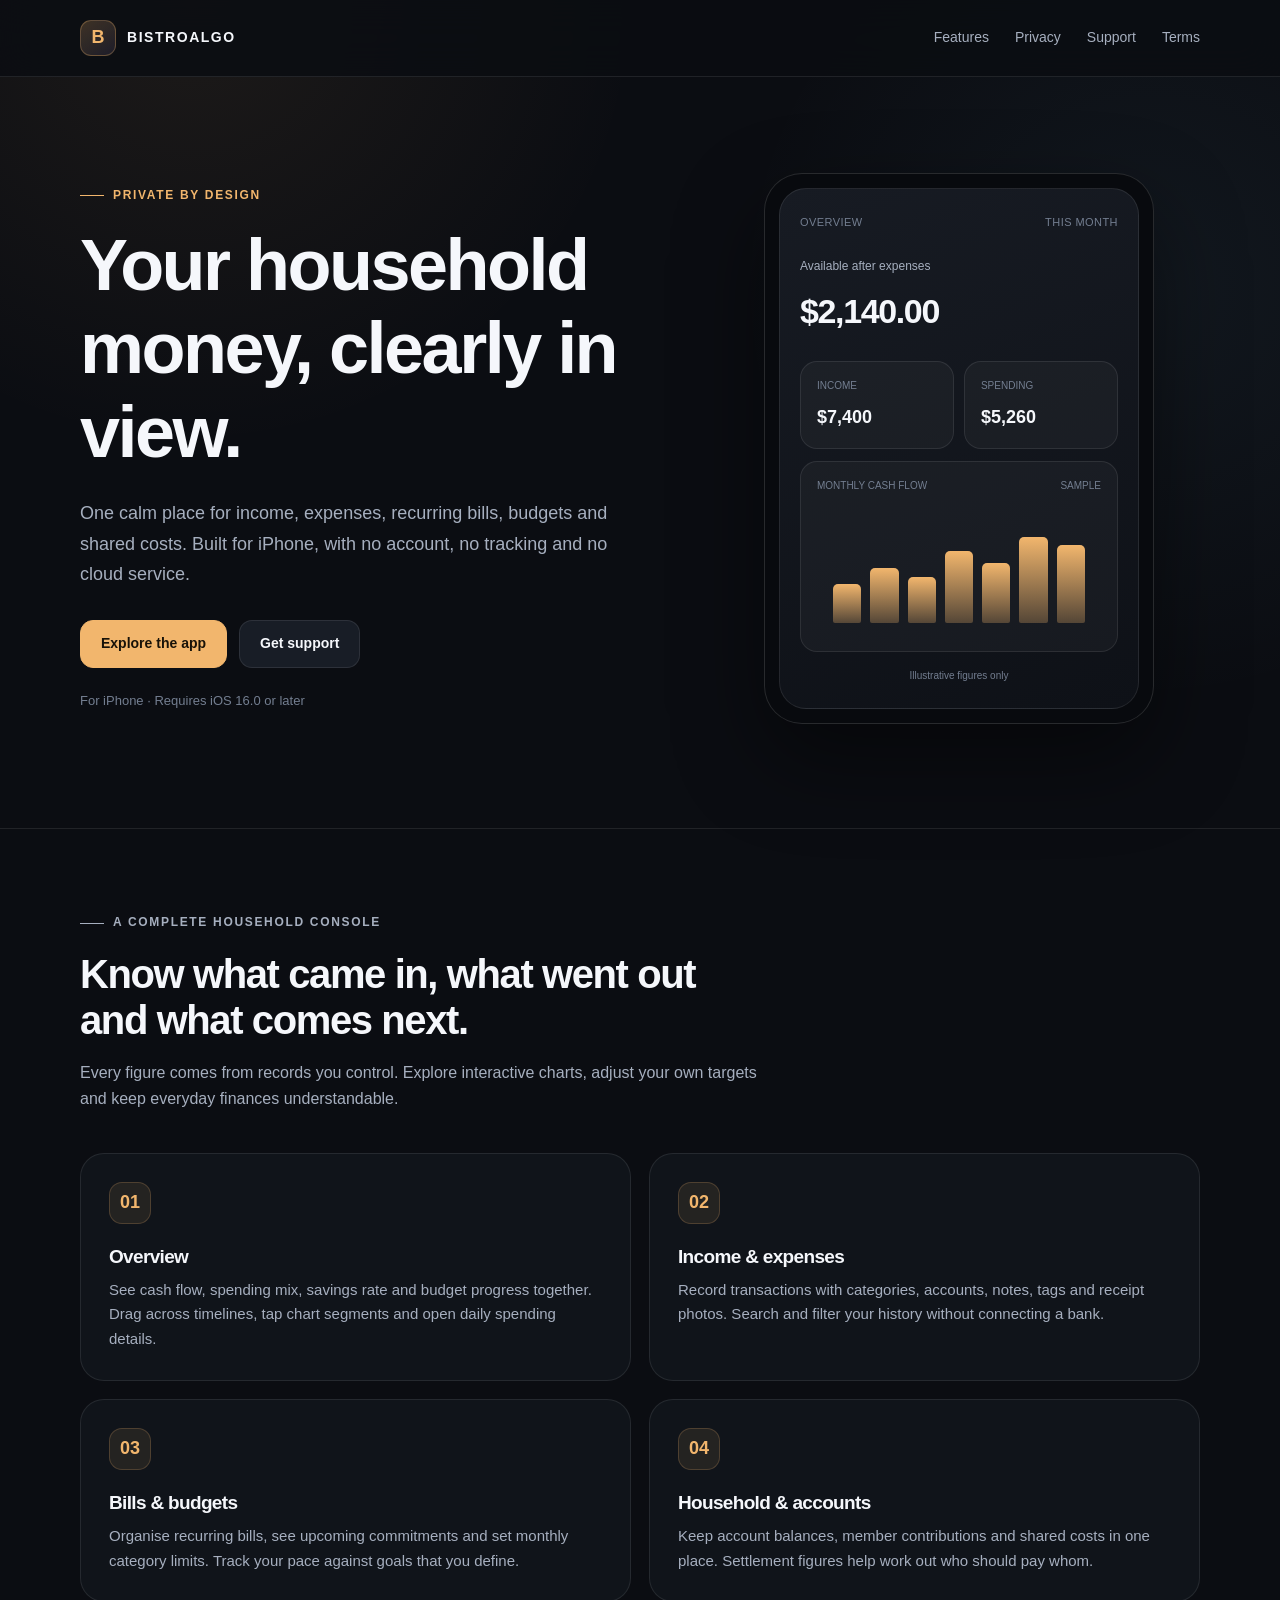
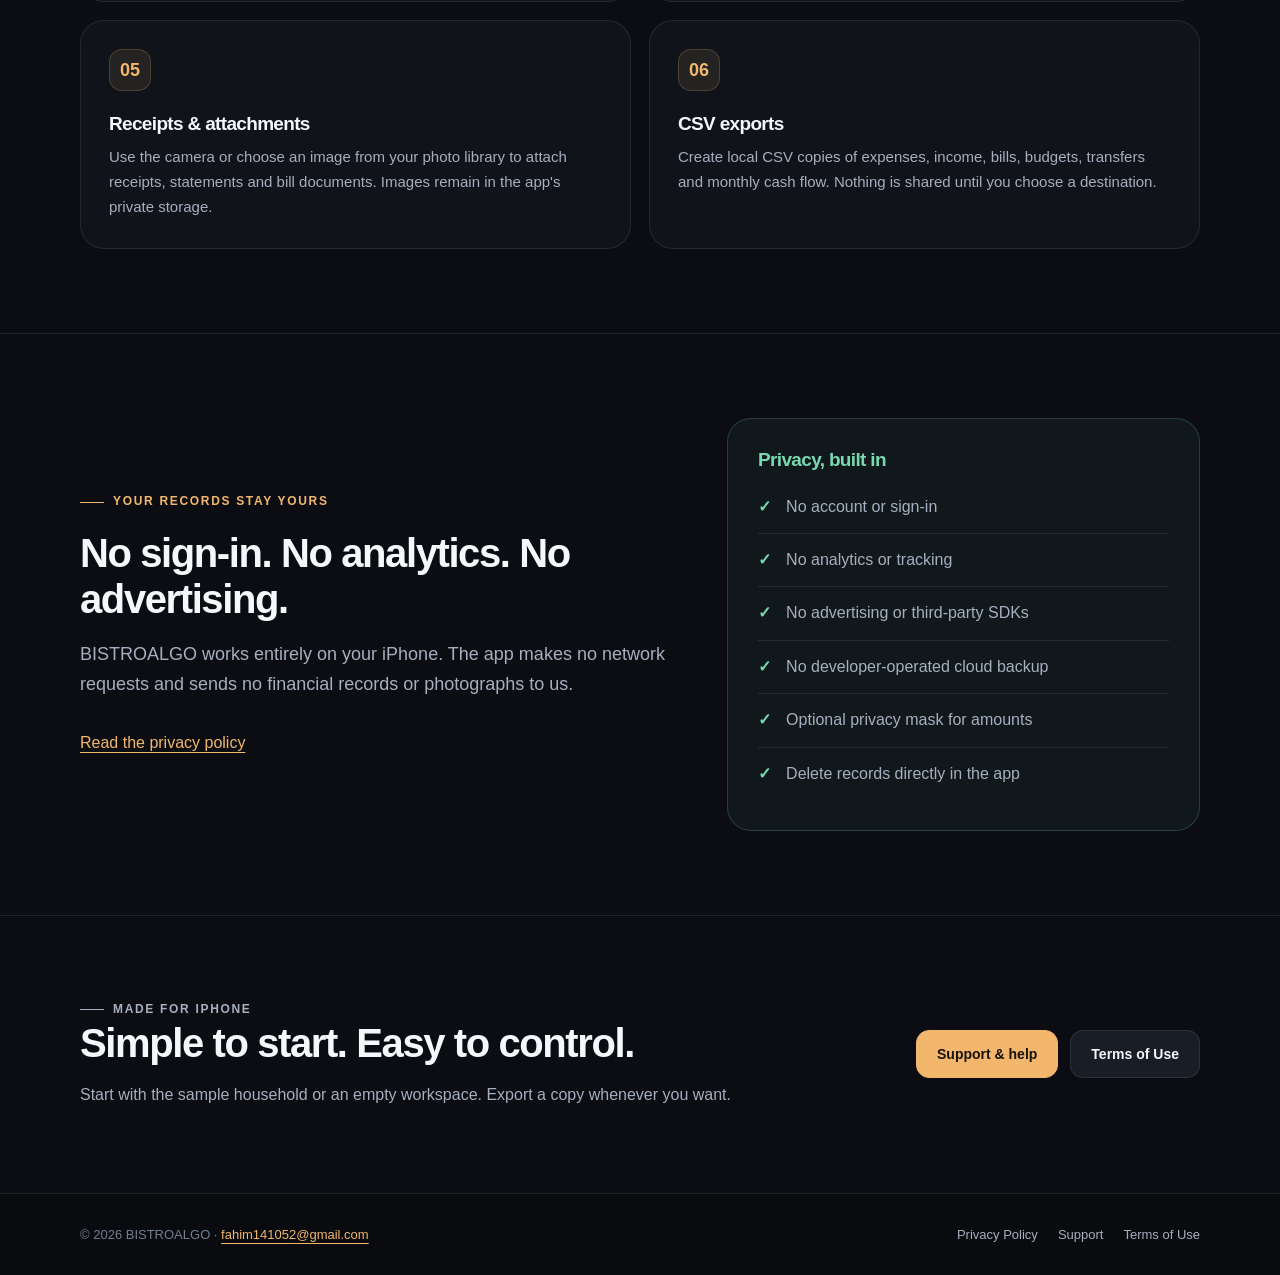
<file: index.html>
<!doctype html>
<html lang="en">
<head>
  <meta charset="utf-8">
  <meta name="viewport" content="width=device-width, initial-scale=1">
  <meta name="theme-color" content="#0b0d12">
  <meta name="description" content="BISTROALGO is a private household cash flow console for iPhone. Track income, expenses, bills, budgets and shared costs without an account or cloud service.">
  <title>BISTROALGO — Household Cash Flow Console</title>
  <link rel="stylesheet" href="styles.css">
</head>
<body>
  <a class="skip-link" href="#main">Skip to content</a>
  <header class="site-header">
    <div class="container header-inner">
      <a class="brand" href="index.html" aria-label="BISTROALGO home" aria-current="page">
        <span class="brand-mark" aria-hidden="true">B</span>
        BISTROALGO
      </a>
      <nav class="site-nav" aria-label="Main navigation">
        <a href="#features">Features</a>
        <a class="nav-optional" href="privacy.html">Privacy</a>
        <a href="support.html">Support</a>
        <a class="nav-optional" href="terms.html">Terms</a>
      </nav>
    </div>
  </header>

  <main id="main">
    <div class="container">
      <section class="hero">
        <div class="hero-copy">
          <p class="eyebrow">Private by design</p>
          <h1>Your household money, clearly in view.</h1>
          <p class="lead">One calm place for income, expenses, recurring bills, budgets and shared costs. Built for iPhone, with no account, no tracking and no cloud service.</p>
          <div class="button-row">
            <a class="button button-primary" href="#features">Explore the app</a>
            <a class="button" href="support.html">Get support</a>
          </div>
          <p class="hero-note">For iPhone · Requires iOS 16.0 or later</p>
        </div>

        <div class="phone" aria-label="Illustration of a BISTROALGO household cash flow dashboard">
          <div class="phone-screen">
            <div class="mock-topline"><span>OVERVIEW</span><span>THIS MONTH</span></div>
            <div class="mock-caption">Available after expenses</div>
            <div class="mock-value">$2,140.00</div>
            <div class="mock-grid">
              <div class="mock-card"><small>INCOME</small><strong>$7,400</strong></div>
              <div class="mock-card"><small>SPENDING</small><strong>$5,260</strong></div>
            </div>
            <div class="mock-card">
              <div class="mock-row mock-label"><small>MONTHLY CASH FLOW</small><small>SAMPLE</small></div>
              <div class="mock-chart" aria-hidden="true">
                <span class="mock-bar" style="height: 38%"></span>
                <span class="mock-bar" style="height: 54%"></span>
                <span class="mock-bar" style="height: 45%"></span>
                <span class="mock-bar" style="height: 70%"></span>
                <span class="mock-bar" style="height: 59%"></span>
                <span class="mock-bar" style="height: 84%"></span>
                <span class="mock-bar" style="height: 76%"></span>
              </div>
            </div>
            <div class="mock-foot">Illustrative figures only</div>
          </div>
        </div>
      </section>
    </div>

    <section class="section" id="features">
      <div class="container">
        <div class="section-heading">
          <p class="eyebrow">A complete household console</p>
          <h2>Know what came in, what went out and what comes next.</h2>
          <p>Every figure comes from records you control. Explore interactive charts, adjust your own targets and keep everyday finances understandable.</p>
        </div>
        <div class="card-grid">
          <article class="card">
            <div class="icon" aria-hidden="true">01</div>
            <h3>Overview</h3>
            <p>See cash flow, spending mix, savings rate and budget progress together. Drag across timelines, tap chart segments and open daily spending details.</p>
          </article>
          <article class="card">
            <div class="icon" aria-hidden="true">02</div>
            <h3>Income &amp; expenses</h3>
            <p>Record transactions with categories, accounts, notes, tags and receipt photos. Search and filter your history without connecting a bank.</p>
          </article>
          <article class="card">
            <div class="icon" aria-hidden="true">03</div>
            <h3>Bills &amp; budgets</h3>
            <p>Organise recurring bills, see upcoming commitments and set monthly category limits. Track your pace against goals that you define.</p>
          </article>
          <article class="card">
            <div class="icon" aria-hidden="true">04</div>
            <h3>Household &amp; accounts</h3>
            <p>Keep account balances, member contributions and shared costs in one place. Settlement figures help work out who should pay whom.</p>
          </article>
          <article class="card">
            <div class="icon" aria-hidden="true">05</div>
            <h3>Receipts &amp; attachments</h3>
            <p>Use the camera or choose an image from your photo library to attach receipts, statements and bill documents. Images remain in the app's private storage.</p>
          </article>
          <article class="card">
            <div class="icon" aria-hidden="true">06</div>
            <h3>CSV exports</h3>
            <p>Create local CSV copies of expenses, income, bills, budgets, transfers and monthly cash flow. Nothing is shared until you choose a destination.</p>
          </article>
        </div>
      </div>
    </section>

    <section class="section" id="privacy">
      <div class="container privacy-panel">
        <div>
          <p class="eyebrow">Your records stay yours</p>
          <h2>No sign-in. No analytics. No advertising.</h2>
          <p class="lead">BISTROALGO works entirely on your iPhone. The app makes no network requests and sends no financial records or photographs to us.</p>
          <a href="privacy.html">Read the privacy policy</a>
        </div>
        <div class="callout">
          <h3>Privacy, built in</h3>
          <ul class="privacy-list">
            <li>No account or sign-in</li>
            <li>No analytics or tracking</li>
            <li>No advertising or third-party SDKs</li>
            <li>No developer-operated cloud backup</li>
            <li>Optional privacy mask for amounts</li>
            <li>Delete records directly in the app</li>
          </ul>
        </div>
      </div>
    </section>

    <section class="section">
      <div class="container compatibility">
        <div>
          <p class="eyebrow">Made for iPhone</p>
          <h2>Simple to start. Easy to control.</h2>
          <p>Start with the sample household or an empty workspace. Export a copy whenever you want.</p>
        </div>
        <div class="button-row">
          <a class="button button-primary" href="support.html">Support &amp; help</a>
          <a class="button" href="terms.html">Terms of Use</a>
        </div>
      </div>
    </section>
  </main>

  <footer class="site-footer">
    <div class="container footer-inner">
      <p>© 2026 BISTROALGO · <a href="mailto:fahim141052@gmail.com">fahim141052@gmail.com</a></p>
      <nav class="footer-links" aria-label="Legal and support">
        <a href="privacy.html">Privacy Policy</a>
        <a href="support.html">Support</a>
        <a href="terms.html">Terms of Use</a>
      </nav>
    </div>
  </footer>
</body>
</html>
</file>
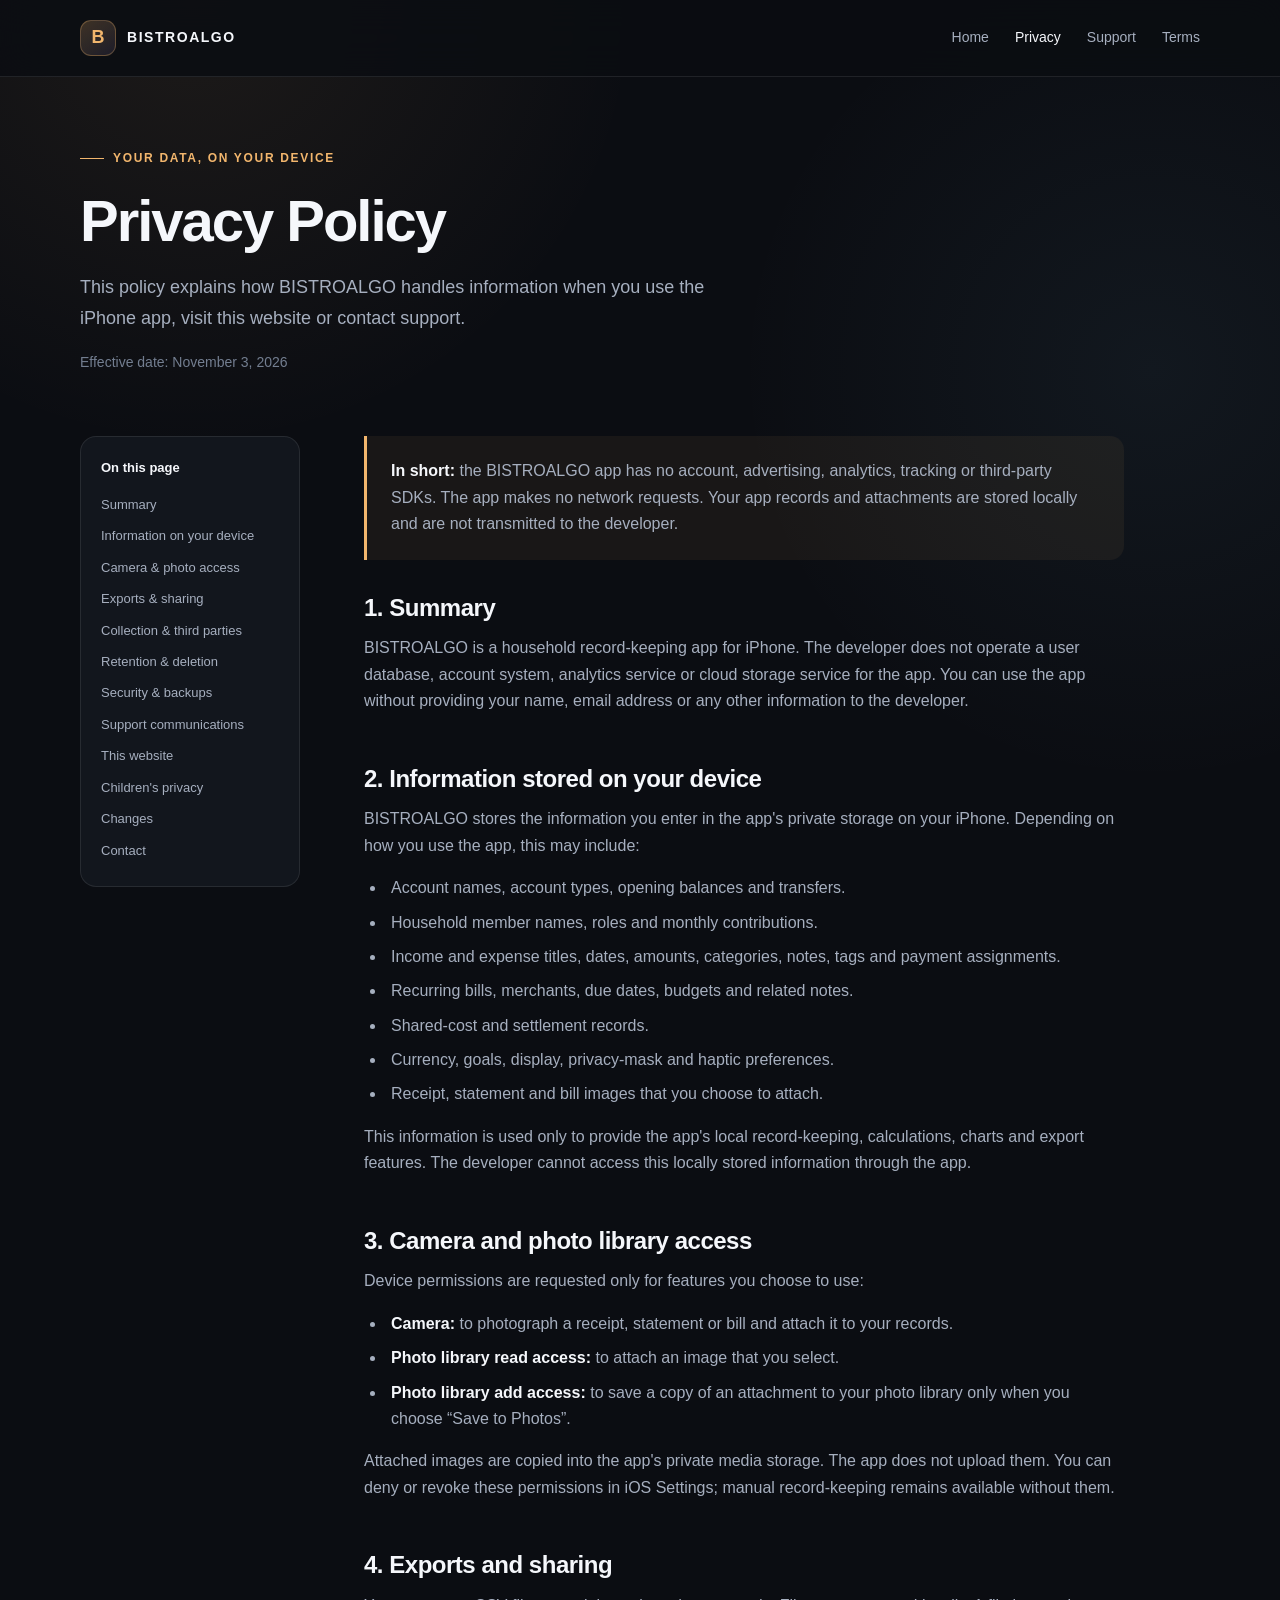
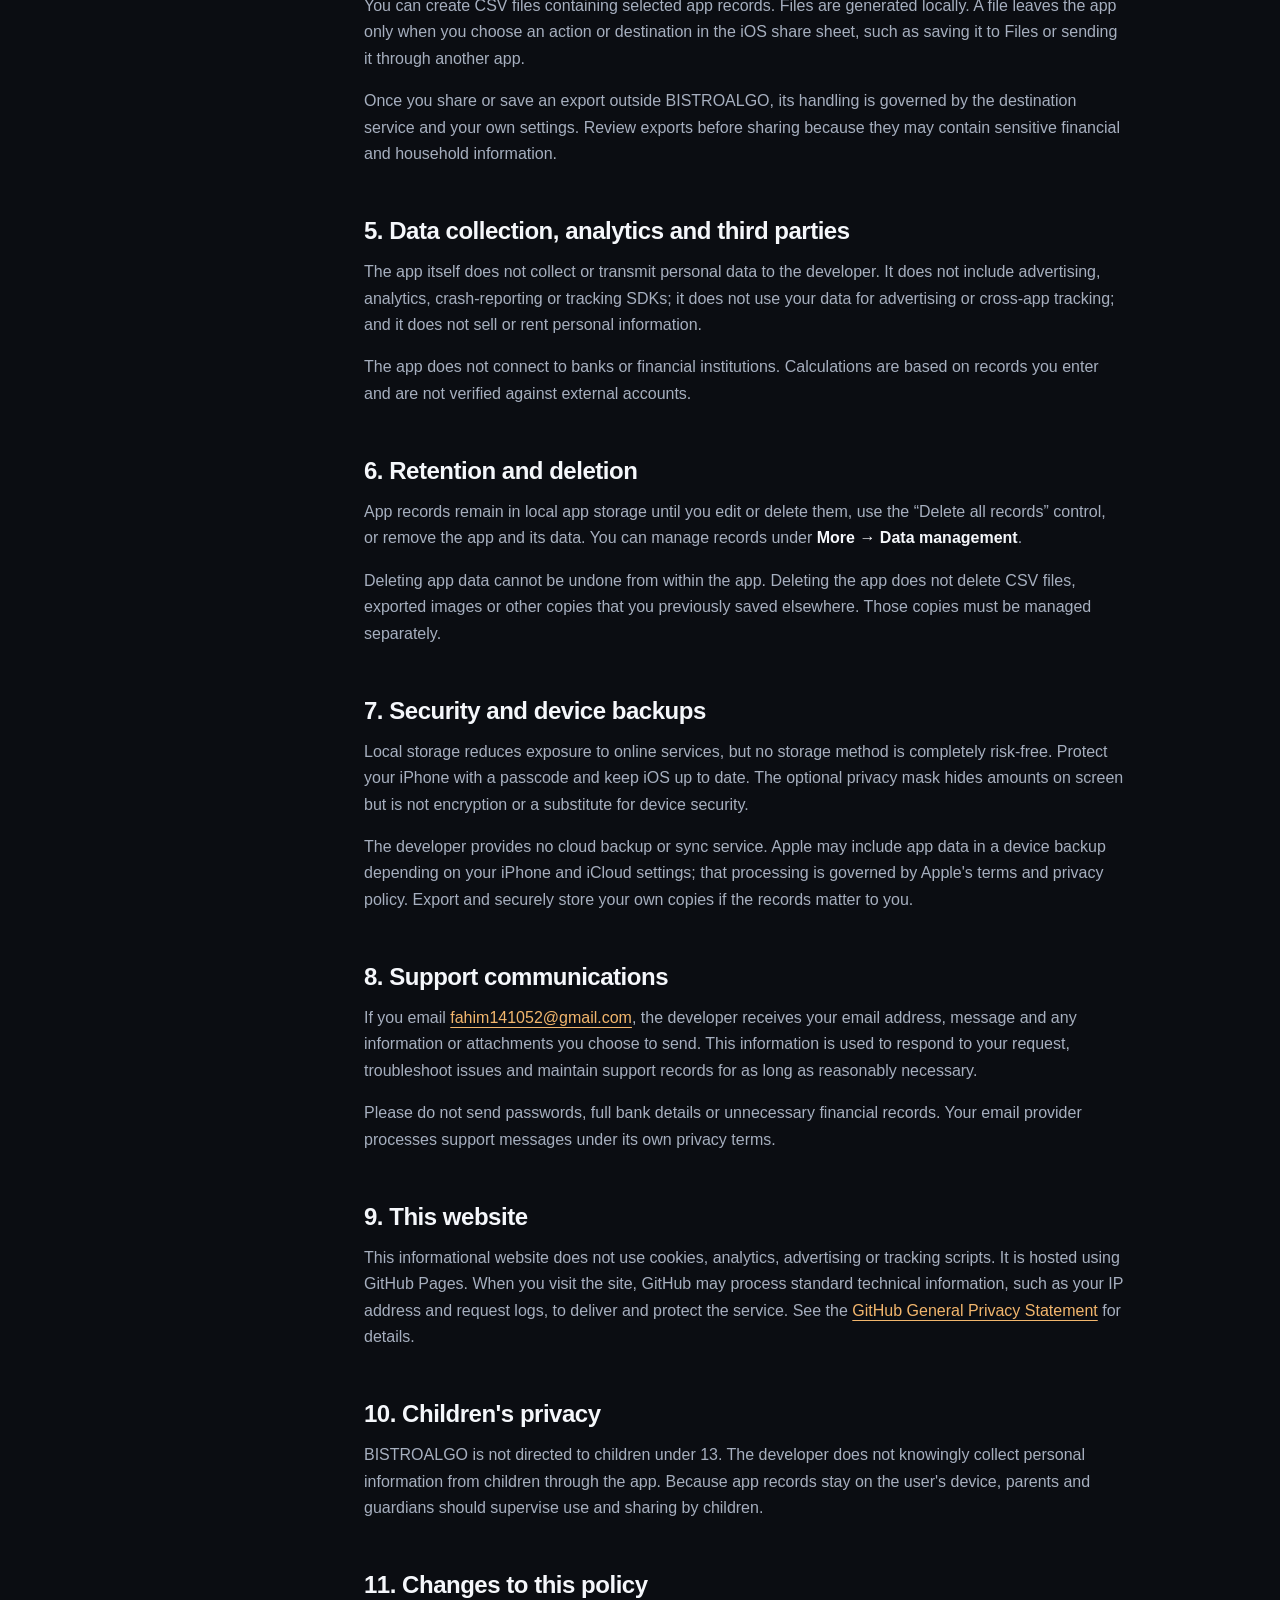
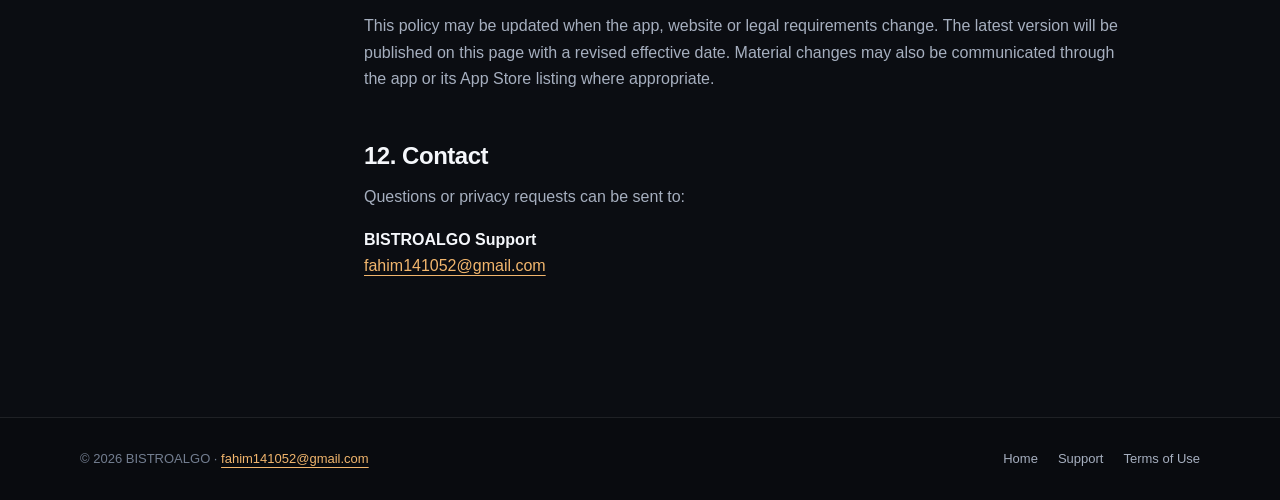
<file: privacy.html>
<!doctype html>
<html lang="en">
<head>
  <meta charset="utf-8">
  <meta name="viewport" content="width=device-width, initial-scale=1">
  <meta name="theme-color" content="#0b0d12">
  <meta name="description" content="Privacy Policy for BISTROALGO, a private on-device household cash flow app for iPhone.">
  <title>Privacy Policy — BISTROALGO</title>
  <link rel="stylesheet" href="styles.css">
</head>
<body>
  <a class="skip-link" href="#main">Skip to content</a>
  <header class="site-header">
    <div class="container header-inner">
      <a class="brand" href="index.html" aria-label="BISTROALGO home"><span class="brand-mark" aria-hidden="true">B</span>BISTROALGO</a>
      <nav class="site-nav" aria-label="Main navigation">
        <a href="index.html">Home</a>
        <a href="privacy.html" aria-current="page">Privacy</a>
        <a href="support.html">Support</a>
        <a class="nav-optional" href="terms.html">Terms</a>
      </nav>
    </div>
  </header>

  <main id="main" class="container">
    <header class="page-header">
      <p class="eyebrow">Your data, on your device</p>
      <h1>Privacy Policy</h1>
      <p class="lead">This policy explains how BISTROALGO handles information when you use the iPhone app, visit this website or contact support.</p>
      <p class="effective-date">Effective date: November 3, 2026</p>
    </header>

    <div class="legal-layout">
      <aside class="toc">
        <strong>On this page</strong>
        <nav aria-label="Privacy policy sections">
          <a href="#summary">Summary</a>
          <a href="#local-data">Information on your device</a>
          <a href="#permissions">Camera &amp; photo access</a>
          <a href="#exports">Exports &amp; sharing</a>
          <a href="#collection">Collection &amp; third parties</a>
          <a href="#retention">Retention &amp; deletion</a>
          <a href="#security">Security &amp; backups</a>
          <a href="#support-data">Support communications</a>
          <a href="#website">This website</a>
          <a href="#children">Children's privacy</a>
          <a href="#changes">Changes</a>
          <a href="#contact">Contact</a>
        </nav>
      </aside>

      <article class="legal-content">
        <div class="notice">
          <p><strong>In short:</strong> the BISTROALGO app has no account, advertising, analytics, tracking or third-party SDKs. The app makes no network requests. Your app records and attachments are stored locally and are not transmitted to the developer.</p>
        </div>

        <section id="summary">
          <h2>1. Summary</h2>
          <p>BISTROALGO is a household record-keeping app for iPhone. The developer does not operate a user database, account system, analytics service or cloud storage service for the app. You can use the app without providing your name, email address or any other information to the developer.</p>
        </section>

        <section id="local-data">
          <h2>2. Information stored on your device</h2>
          <p>BISTROALGO stores the information you enter in the app's private storage on your iPhone. Depending on how you use the app, this may include:</p>
          <ul>
            <li>Account names, account types, opening balances and transfers.</li>
            <li>Household member names, roles and monthly contributions.</li>
            <li>Income and expense titles, dates, amounts, categories, notes, tags and payment assignments.</li>
            <li>Recurring bills, merchants, due dates, budgets and related notes.</li>
            <li>Shared-cost and settlement records.</li>
            <li>Currency, goals, display, privacy-mask and haptic preferences.</li>
            <li>Receipt, statement and bill images that you choose to attach.</li>
          </ul>
          <p>This information is used only to provide the app's local record-keeping, calculations, charts and export features. The developer cannot access this locally stored information through the app.</p>
        </section>

        <section id="permissions">
          <h2>3. Camera and photo library access</h2>
          <p>Device permissions are requested only for features you choose to use:</p>
          <ul>
            <li><strong>Camera:</strong> to photograph a receipt, statement or bill and attach it to your records.</li>
            <li><strong>Photo library read access:</strong> to attach an image that you select.</li>
            <li><strong>Photo library add access:</strong> to save a copy of an attachment to your photo library only when you choose “Save to Photos”.</li>
          </ul>
          <p>Attached images are copied into the app's private media storage. The app does not upload them. You can deny or revoke these permissions in iOS Settings; manual record-keeping remains available without them.</p>
        </section>

        <section id="exports">
          <h2>4. Exports and sharing</h2>
          <p>You can create CSV files containing selected app records. Files are generated locally. A file leaves the app only when you choose an action or destination in the iOS share sheet, such as saving it to Files or sending it through another app.</p>
          <p>Once you share or save an export outside BISTROALGO, its handling is governed by the destination service and your own settings. Review exports before sharing because they may contain sensitive financial and household information.</p>
        </section>

        <section id="collection">
          <h2>5. Data collection, analytics and third parties</h2>
          <p>The app itself does not collect or transmit personal data to the developer. It does not include advertising, analytics, crash-reporting or tracking SDKs; it does not use your data for advertising or cross-app tracking; and it does not sell or rent personal information.</p>
          <p>The app does not connect to banks or financial institutions. Calculations are based on records you enter and are not verified against external accounts.</p>
        </section>

        <section id="retention">
          <h2>6. Retention and deletion</h2>
          <p>App records remain in local app storage until you edit or delete them, use the “Delete all records” control, or remove the app and its data. You can manage records under <strong>More → Data management</strong>.</p>
          <p>Deleting app data cannot be undone from within the app. Deleting the app does not delete CSV files, exported images or other copies that you previously saved elsewhere. Those copies must be managed separately.</p>
        </section>

        <section id="security">
          <h2>7. Security and device backups</h2>
          <p>Local storage reduces exposure to online services, but no storage method is completely risk-free. Protect your iPhone with a passcode and keep iOS up to date. The optional privacy mask hides amounts on screen but is not encryption or a substitute for device security.</p>
          <p>The developer provides no cloud backup or sync service. Apple may include app data in a device backup depending on your iPhone and iCloud settings; that processing is governed by Apple's terms and privacy policy. Export and securely store your own copies if the records matter to you.</p>
        </section>

        <section id="support-data">
          <h2>8. Support communications</h2>
          <p>If you email <a href="mailto:fahim141052@gmail.com">fahim141052@gmail.com</a>, the developer receives your email address, message and any information or attachments you choose to send. This information is used to respond to your request, troubleshoot issues and maintain support records for as long as reasonably necessary.</p>
          <p>Please do not send passwords, full bank details or unnecessary financial records. Your email provider processes support messages under its own privacy terms.</p>
        </section>

        <section id="website">
          <h2>9. This website</h2>
          <p>This informational website does not use cookies, analytics, advertising or tracking scripts. It is hosted using GitHub Pages. When you visit the site, GitHub may process standard technical information, such as your IP address and request logs, to deliver and protect the service. See the <a href="https://docs.github.com/en/site-policy/privacy-policies/github-general-privacy-statement" rel="noopener noreferrer">GitHub General Privacy Statement</a> for details.</p>
        </section>

        <section id="children">
          <h2>10. Children's privacy</h2>
          <p>BISTROALGO is not directed to children under 13. The developer does not knowingly collect personal information from children through the app. Because app records stay on the user's device, parents and guardians should supervise use and sharing by children.</p>
        </section>

        <section id="changes">
          <h2>11. Changes to this policy</h2>
          <p>This policy may be updated when the app, website or legal requirements change. The latest version will be published on this page with a revised effective date. Material changes may also be communicated through the app or its App Store listing where appropriate.</p>
        </section>

        <section id="contact">
          <h2>12. Contact</h2>
          <p>Questions or privacy requests can be sent to:</p>
          <p><strong>BISTROALGO Support</strong><br><a href="mailto:fahim141052@gmail.com">fahim141052@gmail.com</a></p>
        </section>
      </article>
    </div>
  </main>

  <footer class="site-footer">
    <div class="container footer-inner">
      <p>© 2026 BISTROALGO · <a href="mailto:fahim141052@gmail.com">fahim141052@gmail.com</a></p>
      <nav class="footer-links" aria-label="Legal and support"><a href="index.html">Home</a><a href="support.html">Support</a><a href="terms.html">Terms of Use</a></nav>
    </div>
  </footer>
</body>
</html>
</file>
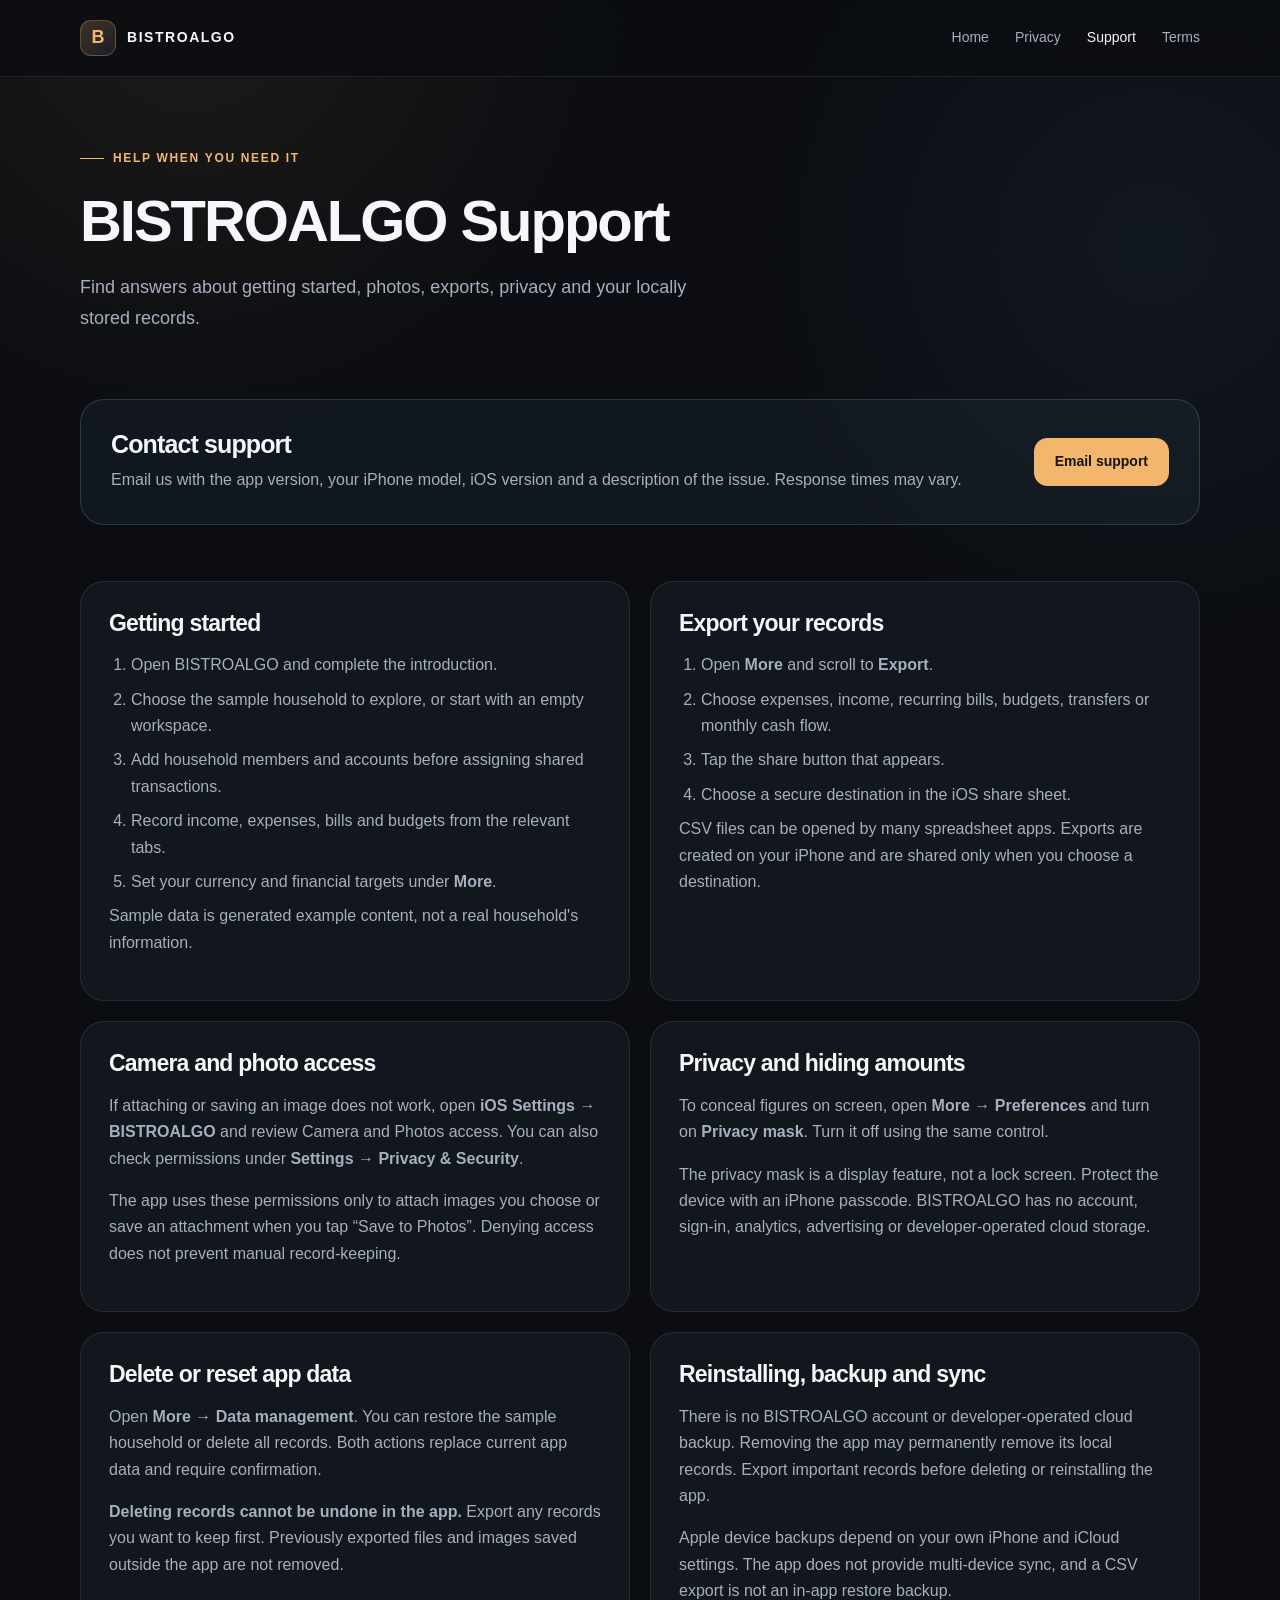
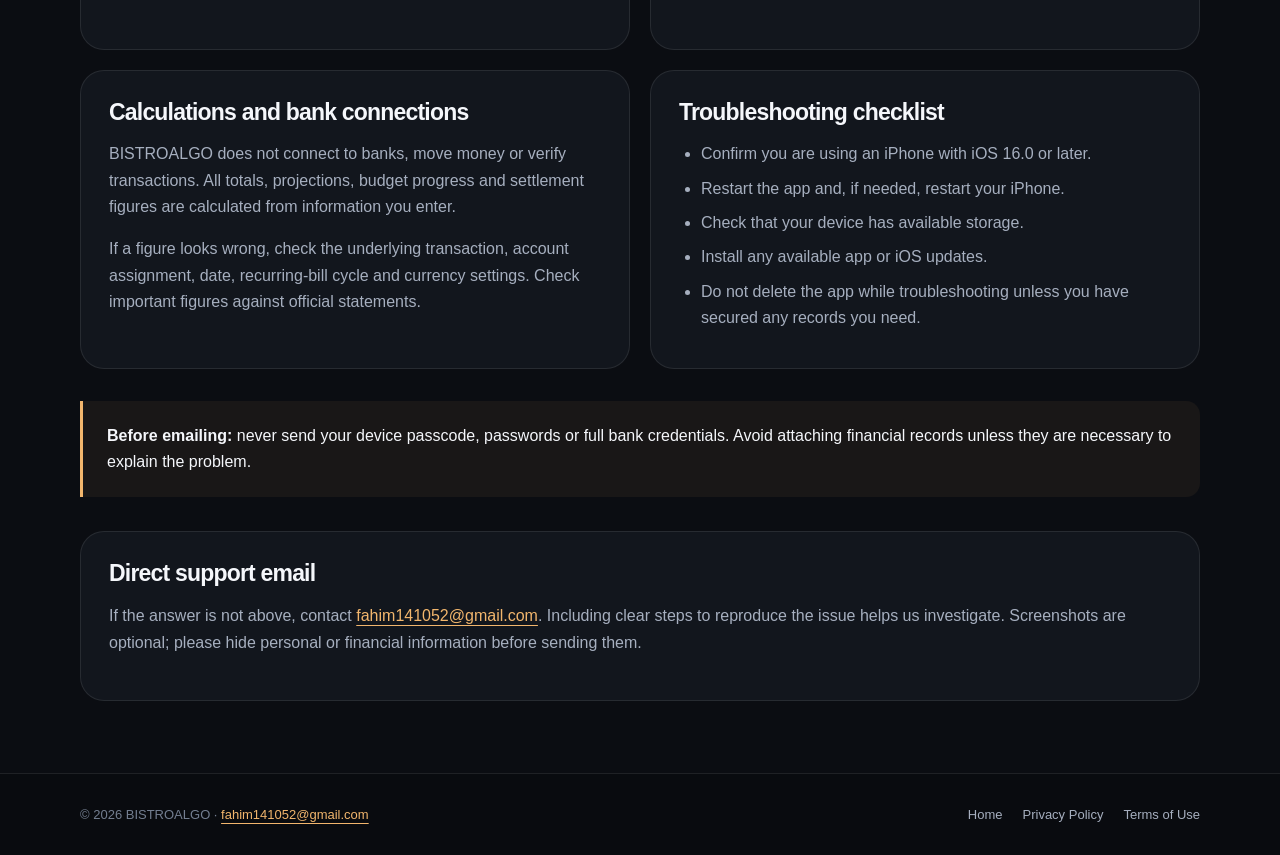
<file: support.html>
<!doctype html>
<html lang="en">
<head>
  <meta charset="utf-8">
  <meta name="viewport" content="width=device-width, initial-scale=1">
  <meta name="theme-color" content="#0b0d12">
  <meta name="description" content="Get help with BISTROALGO for iPhone, including records, photos, CSV exports, privacy and data deletion.">
  <title>Support — BISTROALGO</title>
  <link rel="stylesheet" href="styles.css">
</head>
<body>
  <a class="skip-link" href="#main">Skip to content</a>
  <header class="site-header">
    <div class="container header-inner">
      <a class="brand" href="index.html" aria-label="BISTROALGO home"><span class="brand-mark" aria-hidden="true">B</span>BISTROALGO</a>
      <nav class="site-nav" aria-label="Main navigation">
        <a href="index.html">Home</a>
        <a class="nav-optional" href="privacy.html">Privacy</a>
        <a href="support.html" aria-current="page">Support</a>
        <a class="nav-optional" href="terms.html">Terms</a>
      </nav>
    </div>
  </header>

  <main id="main" class="container">
    <header class="page-header">
      <p class="eyebrow">Help when you need it</p>
      <h1>BISTROALGO Support</h1>
      <p class="lead">Find answers about getting started, photos, exports, privacy and your locally stored records.</p>
    </header>

    <section class="email-card" aria-labelledby="contact-support">
      <div>
        <h2 id="contact-support">Contact support</h2>
        <p>Email us with the app version, your iPhone model, iOS version and a description of the issue. Response times may vary.</p>
      </div>
      <a class="button button-primary" href="mailto:fahim141052@gmail.com?subject=BISTROALGO%20Support">Email support</a>
    </section>

    <div class="support-grid">
      <section class="support-card">
        <h2>Getting started</h2>
        <ol>
          <li>Open BISTROALGO and complete the introduction.</li>
          <li>Choose the sample household to explore, or start with an empty workspace.</li>
          <li>Add household members and accounts before assigning shared transactions.</li>
          <li>Record income, expenses, bills and budgets from the relevant tabs.</li>
          <li>Set your currency and financial targets under <strong>More</strong>.</li>
        </ol>
        <p>Sample data is generated example content, not a real household's information.</p>
      </section>

      <section class="support-card">
        <h2>Export your records</h2>
        <ol>
          <li>Open <strong>More</strong> and scroll to <strong>Export</strong>.</li>
          <li>Choose expenses, income, recurring bills, budgets, transfers or monthly cash flow.</li>
          <li>Tap the share button that appears.</li>
          <li>Choose a secure destination in the iOS share sheet.</li>
        </ol>
        <p>CSV files can be opened by many spreadsheet apps. Exports are created on your iPhone and are shared only when you choose a destination.</p>
      </section>

      <section class="support-card">
        <h2>Camera and photo access</h2>
        <p>If attaching or saving an image does not work, open <strong>iOS Settings → BISTROALGO</strong> and review Camera and Photos access. You can also check permissions under <strong>Settings → Privacy &amp; Security</strong>.</p>
        <p>The app uses these permissions only to attach images you choose or save an attachment when you tap “Save to Photos”. Denying access does not prevent manual record-keeping.</p>
      </section>

      <section class="support-card">
        <h2>Privacy and hiding amounts</h2>
        <p>To conceal figures on screen, open <strong>More → Preferences</strong> and turn on <strong>Privacy mask</strong>. Turn it off using the same control.</p>
        <p>The privacy mask is a display feature, not a lock screen. Protect the device with an iPhone passcode. BISTROALGO has no account, sign-in, analytics, advertising or developer-operated cloud storage.</p>
      </section>

      <section class="support-card">
        <h2>Delete or reset app data</h2>
        <p>Open <strong>More → Data management</strong>. You can restore the sample household or delete all records. Both actions replace current app data and require confirmation.</p>
        <p><strong>Deleting records cannot be undone in the app.</strong> Export any records you want to keep first. Previously exported files and images saved outside the app are not removed.</p>
      </section>

      <section class="support-card">
        <h2>Reinstalling, backup and sync</h2>
        <p>There is no BISTROALGO account or developer-operated cloud backup. Removing the app may permanently remove its local records. Export important records before deleting or reinstalling the app.</p>
        <p>Apple device backups depend on your own iPhone and iCloud settings. The app does not provide multi-device sync, and a CSV export is not an in-app restore backup.</p>
      </section>

      <section class="support-card">
        <h2>Calculations and bank connections</h2>
        <p>BISTROALGO does not connect to banks, move money or verify transactions. All totals, projections, budget progress and settlement figures are calculated from information you enter.</p>
        <p>If a figure looks wrong, check the underlying transaction, account assignment, date, recurring-bill cycle and currency settings. Check important figures against official statements.</p>
      </section>

      <section class="support-card">
        <h2>Troubleshooting checklist</h2>
        <ul>
          <li>Confirm you are using an iPhone with iOS 16.0 or later.</li>
          <li>Restart the app and, if needed, restart your iPhone.</li>
          <li>Check that your device has available storage.</li>
          <li>Install any available app or iOS updates.</li>
          <li>Do not delete the app while troubleshooting unless you have secured any records you need.</li>
        </ul>
      </section>
    </div>

    <section class="notice">
      <p><strong>Before emailing:</strong> never send your device passcode, passwords or full bank credentials. Avoid attaching financial records unless they are necessary to explain the problem.</p>
    </section>

    <section class="support-card" style="margin-bottom: 72px;">
      <h2>Direct support email</h2>
      <p>If the answer is not above, contact <a href="mailto:fahim141052@gmail.com">fahim141052@gmail.com</a>. Including clear steps to reproduce the issue helps us investigate. Screenshots are optional; please hide personal or financial information before sending them.</p>
    </section>
  </main>

  <footer class="site-footer">
    <div class="container footer-inner">
      <p>© 2026 BISTROALGO · <a href="mailto:fahim141052@gmail.com">fahim141052@gmail.com</a></p>
      <nav class="footer-links" aria-label="Legal and support"><a href="index.html">Home</a><a href="privacy.html">Privacy Policy</a><a href="terms.html">Terms of Use</a></nav>
    </div>
  </footer>
</body>
</html>
</file>
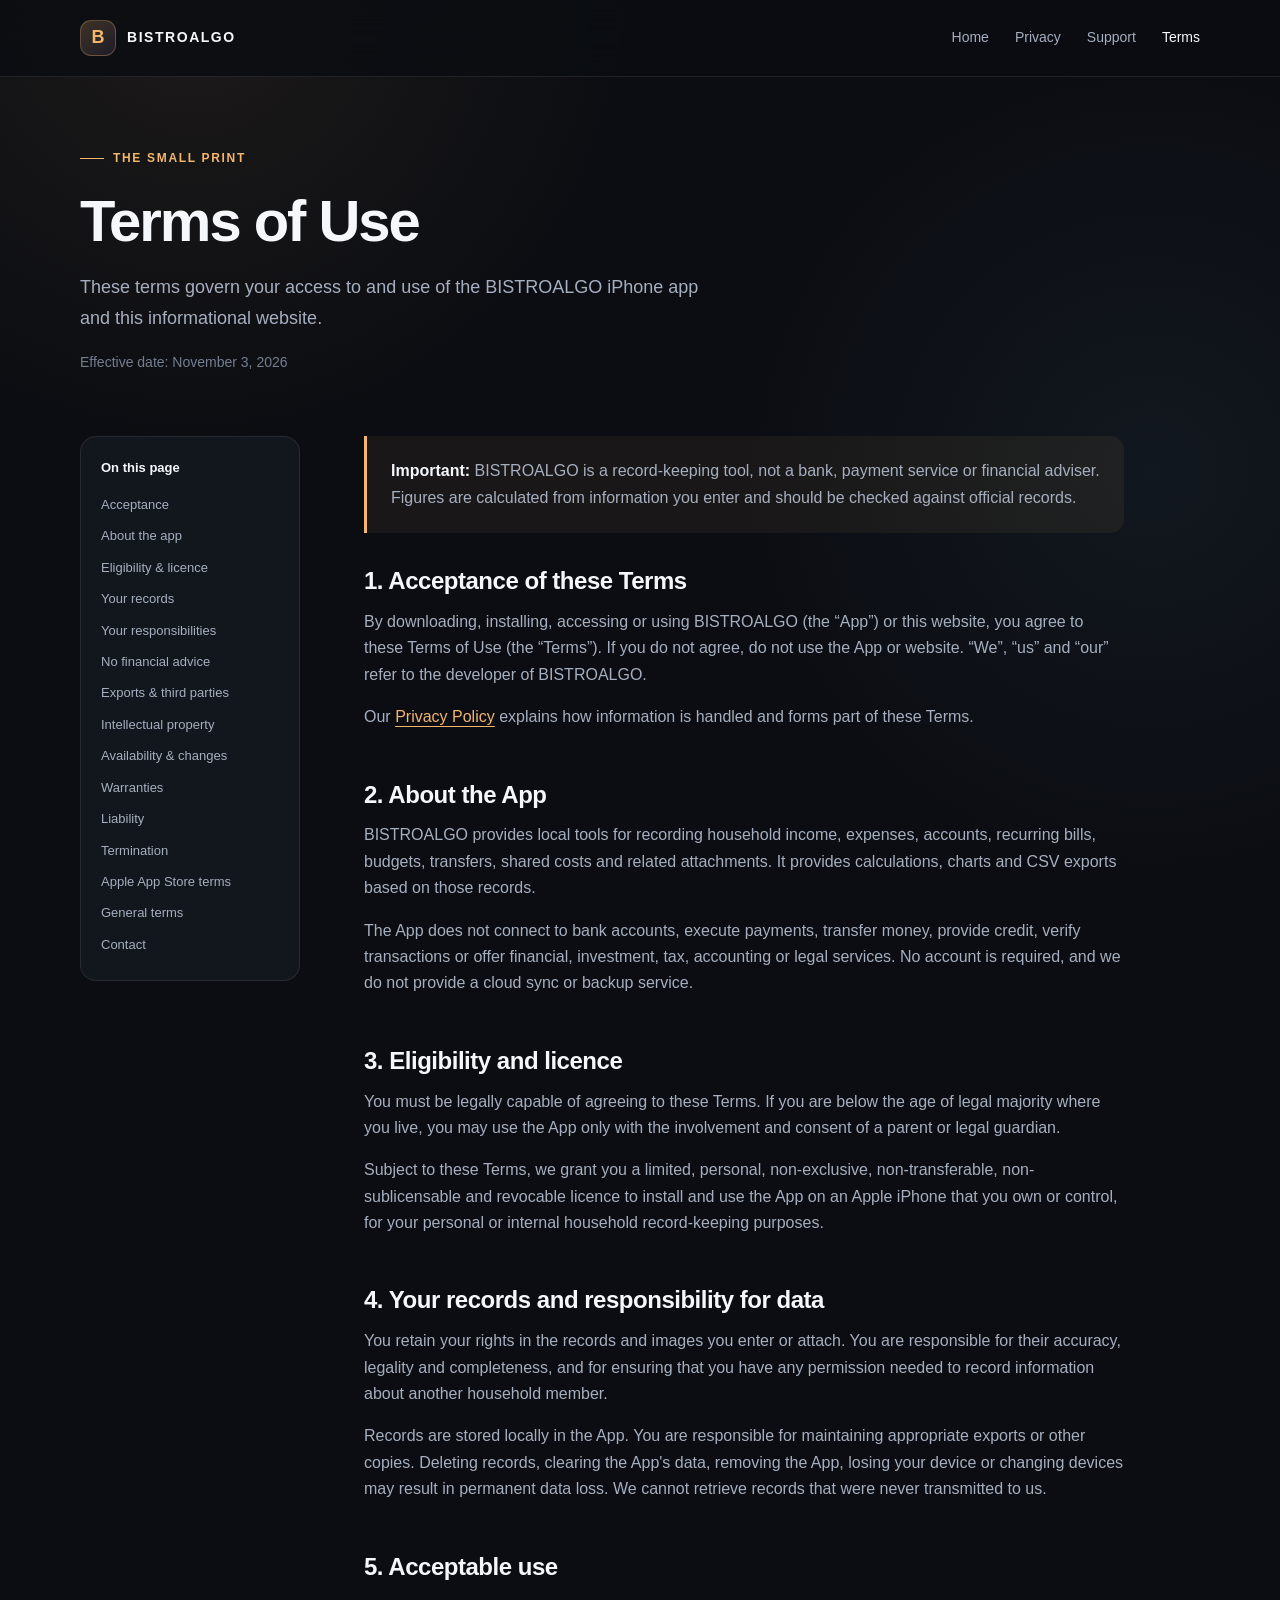
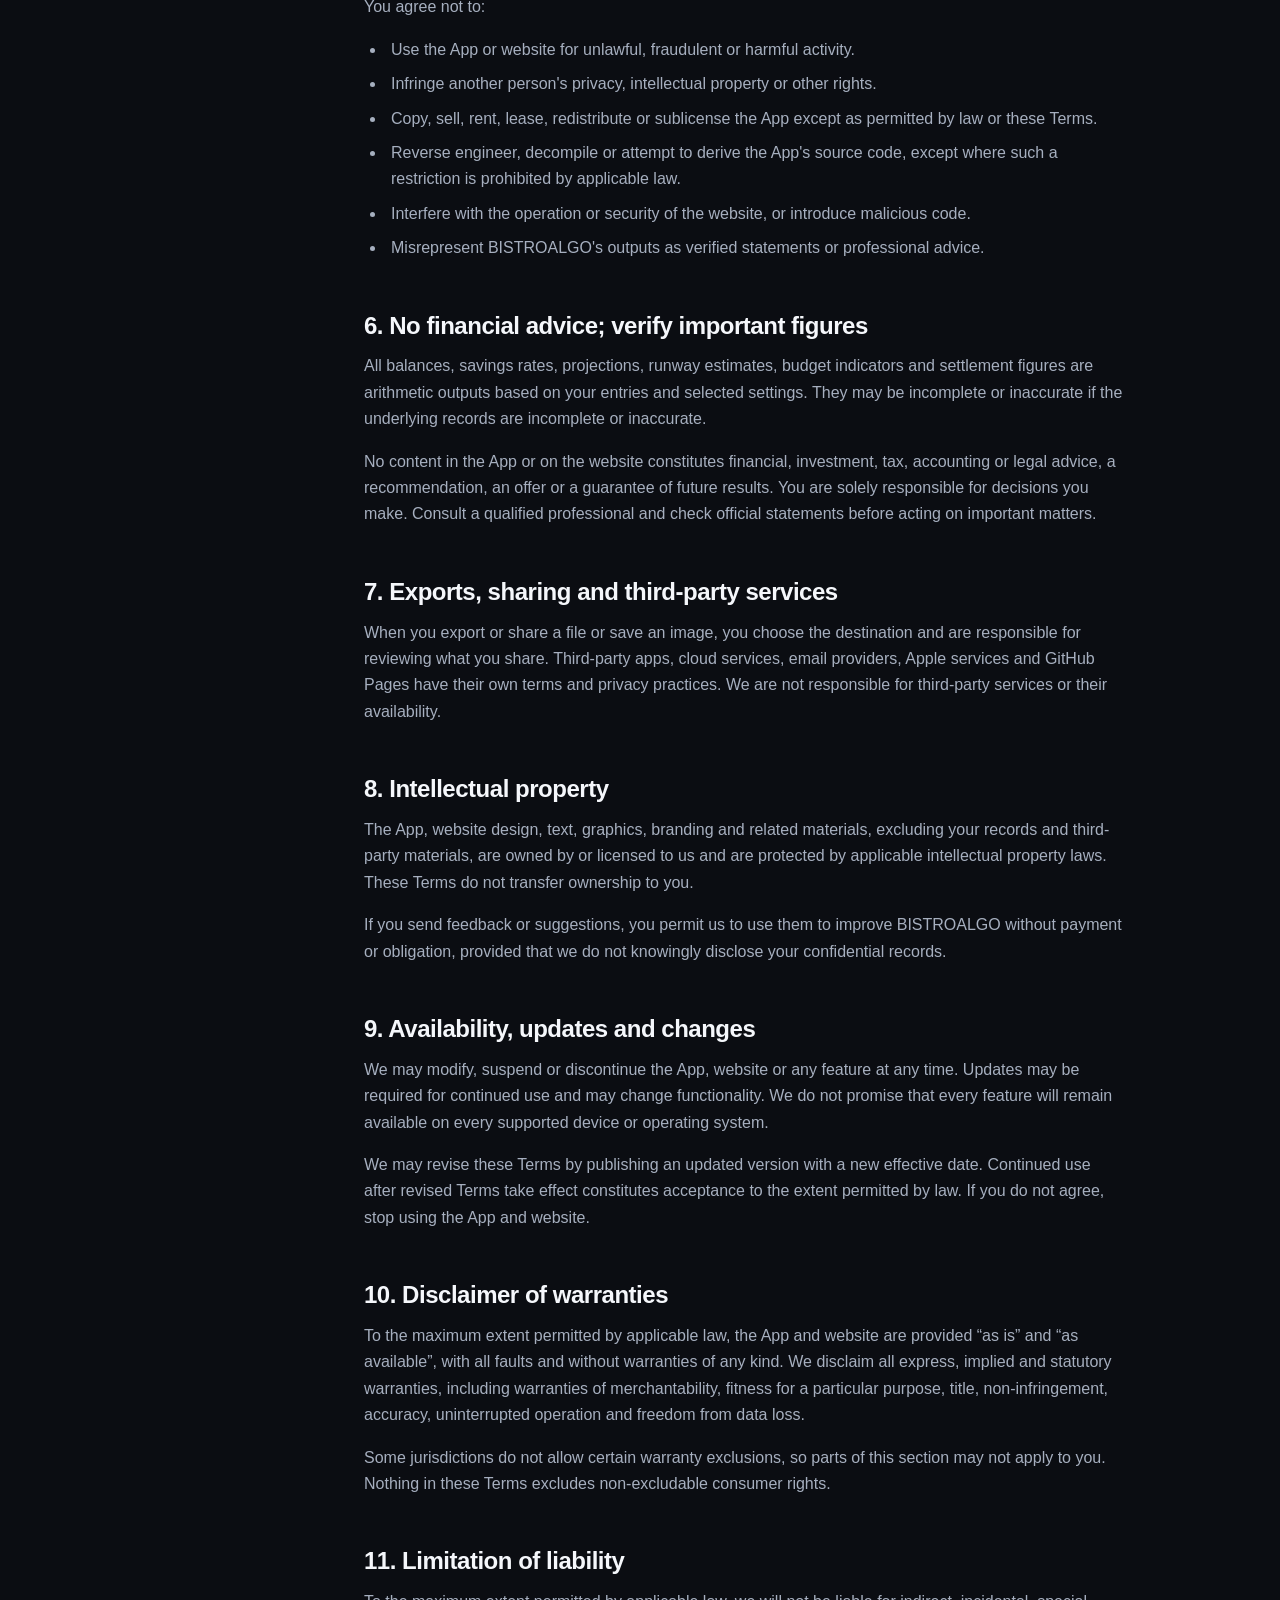
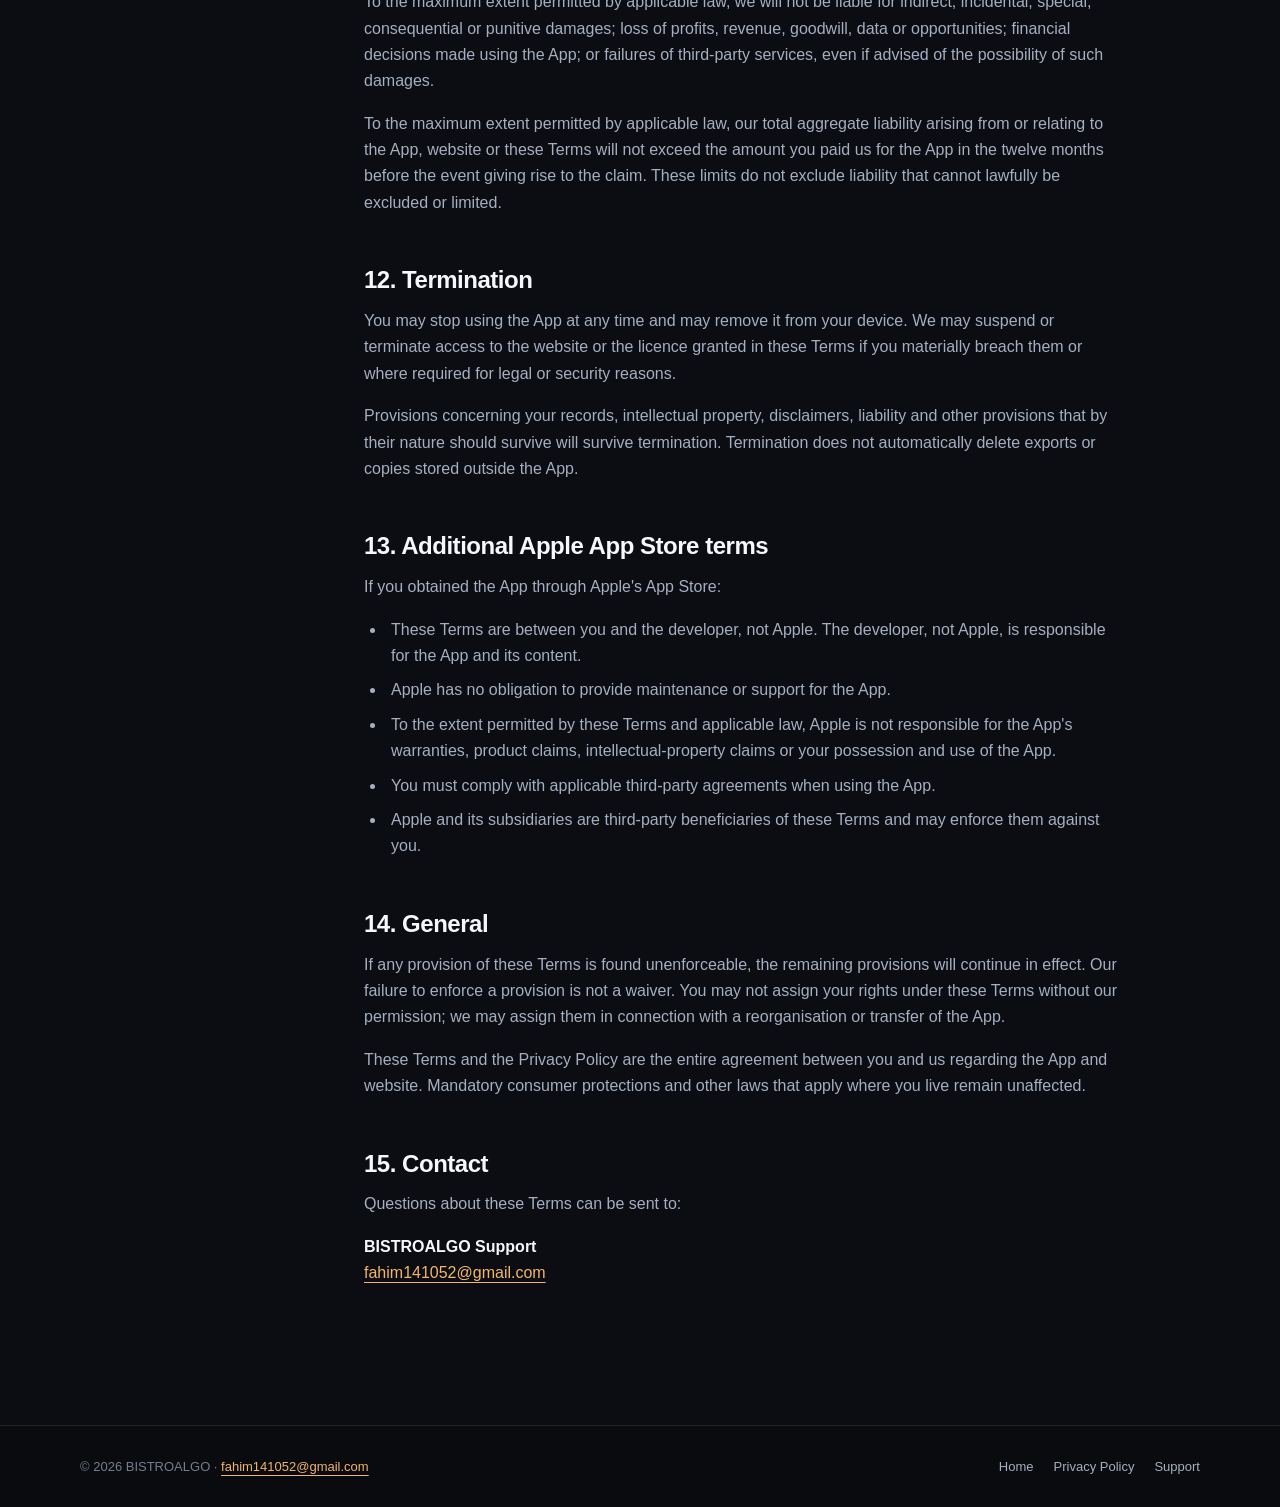
<file: terms.html>
<!doctype html>
<html lang="en">
<head>
  <meta charset="utf-8">
  <meta name="viewport" content="width=device-width, initial-scale=1">
  <meta name="theme-color" content="#0b0d12">
  <meta name="description" content="Terms of Use for the BISTROALGO household cash flow app for iPhone.">
  <title>Terms of Use — BISTROALGO</title>
  <link rel="stylesheet" href="styles.css">
</head>
<body>
  <a class="skip-link" href="#main">Skip to content</a>
  <header class="site-header">
    <div class="container header-inner">
      <a class="brand" href="index.html" aria-label="BISTROALGO home"><span class="brand-mark" aria-hidden="true">B</span>BISTROALGO</a>
      <nav class="site-nav" aria-label="Main navigation">
        <a href="index.html">Home</a>
        <a class="nav-optional" href="privacy.html">Privacy</a>
        <a href="support.html">Support</a>
        <a href="terms.html" aria-current="page">Terms</a>
      </nav>
    </div>
  </header>

  <main id="main" class="container">
    <header class="page-header">
      <p class="eyebrow">The small print</p>
      <h1>Terms of Use</h1>
      <p class="lead">These terms govern your access to and use of the BISTROALGO iPhone app and this informational website.</p>
      <p class="effective-date">Effective date: November 3, 2026</p>
    </header>

    <div class="legal-layout">
      <aside class="toc">
        <strong>On this page</strong>
        <nav aria-label="Terms sections">
          <a href="#acceptance">Acceptance</a>
          <a href="#service">About the app</a>
          <a href="#eligibility">Eligibility &amp; licence</a>
          <a href="#records">Your records</a>
          <a href="#responsibilities">Your responsibilities</a>
          <a href="#financial">No financial advice</a>
          <a href="#exports">Exports &amp; third parties</a>
          <a href="#intellectual-property">Intellectual property</a>
          <a href="#availability">Availability &amp; changes</a>
          <a href="#warranties">Warranties</a>
          <a href="#liability">Liability</a>
          <a href="#termination">Termination</a>
          <a href="#apple">Apple App Store terms</a>
          <a href="#general">General terms</a>
          <a href="#contact">Contact</a>
        </nav>
      </aside>

      <article class="legal-content">
        <div class="notice">
          <p><strong>Important:</strong> BISTROALGO is a record-keeping tool, not a bank, payment service or financial adviser. Figures are calculated from information you enter and should be checked against official records.</p>
        </div>

        <section id="acceptance">
          <h2>1. Acceptance of these Terms</h2>
          <p>By downloading, installing, accessing or using BISTROALGO (the “App”) or this website, you agree to these Terms of Use (the “Terms”). If you do not agree, do not use the App or website. “We”, “us” and “our” refer to the developer of BISTROALGO.</p>
          <p>Our <a href="privacy.html">Privacy Policy</a> explains how information is handled and forms part of these Terms.</p>
        </section>

        <section id="service">
          <h2>2. About the App</h2>
          <p>BISTROALGO provides local tools for recording household income, expenses, accounts, recurring bills, budgets, transfers, shared costs and related attachments. It provides calculations, charts and CSV exports based on those records.</p>
          <p>The App does not connect to bank accounts, execute payments, transfer money, provide credit, verify transactions or offer financial, investment, tax, accounting or legal services. No account is required, and we do not provide a cloud sync or backup service.</p>
        </section>

        <section id="eligibility">
          <h2>3. Eligibility and licence</h2>
          <p>You must be legally capable of agreeing to these Terms. If you are below the age of legal majority where you live, you may use the App only with the involvement and consent of a parent or legal guardian.</p>
          <p>Subject to these Terms, we grant you a limited, personal, non-exclusive, non-transferable, non-sublicensable and revocable licence to install and use the App on an Apple iPhone that you own or control, for your personal or internal household record-keeping purposes.</p>
        </section>

        <section id="records">
          <h2>4. Your records and responsibility for data</h2>
          <p>You retain your rights in the records and images you enter or attach. You are responsible for their accuracy, legality and completeness, and for ensuring that you have any permission needed to record information about another household member.</p>
          <p>Records are stored locally in the App. You are responsible for maintaining appropriate exports or other copies. Deleting records, clearing the App's data, removing the App, losing your device or changing devices may result in permanent data loss. We cannot retrieve records that were never transmitted to us.</p>
        </section>

        <section id="responsibilities">
          <h2>5. Acceptable use</h2>
          <p>You agree not to:</p>
          <ul>
            <li>Use the App or website for unlawful, fraudulent or harmful activity.</li>
            <li>Infringe another person's privacy, intellectual property or other rights.</li>
            <li>Copy, sell, rent, lease, redistribute or sublicense the App except as permitted by law or these Terms.</li>
            <li>Reverse engineer, decompile or attempt to derive the App's source code, except where such a restriction is prohibited by applicable law.</li>
            <li>Interfere with the operation or security of the website, or introduce malicious code.</li>
            <li>Misrepresent BISTROALGO's outputs as verified statements or professional advice.</li>
          </ul>
        </section>

        <section id="financial">
          <h2>6. No financial advice; verify important figures</h2>
          <p>All balances, savings rates, projections, runway estimates, budget indicators and settlement figures are arithmetic outputs based on your entries and selected settings. They may be incomplete or inaccurate if the underlying records are incomplete or inaccurate.</p>
          <p>No content in the App or on the website constitutes financial, investment, tax, accounting or legal advice, a recommendation, an offer or a guarantee of future results. You are solely responsible for decisions you make. Consult a qualified professional and check official statements before acting on important matters.</p>
        </section>

        <section id="exports">
          <h2>7. Exports, sharing and third-party services</h2>
          <p>When you export or share a file or save an image, you choose the destination and are responsible for reviewing what you share. Third-party apps, cloud services, email providers, Apple services and GitHub Pages have their own terms and privacy practices. We are not responsible for third-party services or their availability.</p>
        </section>

        <section id="intellectual-property">
          <h2>8. Intellectual property</h2>
          <p>The App, website design, text, graphics, branding and related materials, excluding your records and third-party materials, are owned by or licensed to us and are protected by applicable intellectual property laws. These Terms do not transfer ownership to you.</p>
          <p>If you send feedback or suggestions, you permit us to use them to improve BISTROALGO without payment or obligation, provided that we do not knowingly disclose your confidential records.</p>
        </section>

        <section id="availability">
          <h2>9. Availability, updates and changes</h2>
          <p>We may modify, suspend or discontinue the App, website or any feature at any time. Updates may be required for continued use and may change functionality. We do not promise that every feature will remain available on every supported device or operating system.</p>
          <p>We may revise these Terms by publishing an updated version with a new effective date. Continued use after revised Terms take effect constitutes acceptance to the extent permitted by law. If you do not agree, stop using the App and website.</p>
        </section>

        <section id="warranties">
          <h2>10. Disclaimer of warranties</h2>
          <p>To the maximum extent permitted by applicable law, the App and website are provided “as is” and “as available”, with all faults and without warranties of any kind. We disclaim all express, implied and statutory warranties, including warranties of merchantability, fitness for a particular purpose, title, non-infringement, accuracy, uninterrupted operation and freedom from data loss.</p>
          <p>Some jurisdictions do not allow certain warranty exclusions, so parts of this section may not apply to you. Nothing in these Terms excludes non-excludable consumer rights.</p>
        </section>

        <section id="liability">
          <h2>11. Limitation of liability</h2>
          <p>To the maximum extent permitted by applicable law, we will not be liable for indirect, incidental, special, consequential or punitive damages; loss of profits, revenue, goodwill, data or opportunities; financial decisions made using the App; or failures of third-party services, even if advised of the possibility of such damages.</p>
          <p>To the maximum extent permitted by applicable law, our total aggregate liability arising from or relating to the App, website or these Terms will not exceed the amount you paid us for the App in the twelve months before the event giving rise to the claim. These limits do not exclude liability that cannot lawfully be excluded or limited.</p>
        </section>

        <section id="termination">
          <h2>12. Termination</h2>
          <p>You may stop using the App at any time and may remove it from your device. We may suspend or terminate access to the website or the licence granted in these Terms if you materially breach them or where required for legal or security reasons.</p>
          <p>Provisions concerning your records, intellectual property, disclaimers, liability and other provisions that by their nature should survive will survive termination. Termination does not automatically delete exports or copies stored outside the App.</p>
        </section>

        <section id="apple">
          <h2>13. Additional Apple App Store terms</h2>
          <p>If you obtained the App through Apple's App Store:</p>
          <ul>
            <li>These Terms are between you and the developer, not Apple. The developer, not Apple, is responsible for the App and its content.</li>
            <li>Apple has no obligation to provide maintenance or support for the App.</li>
            <li>To the extent permitted by these Terms and applicable law, Apple is not responsible for the App's warranties, product claims, intellectual-property claims or your possession and use of the App.</li>
            <li>You must comply with applicable third-party agreements when using the App.</li>
            <li>Apple and its subsidiaries are third-party beneficiaries of these Terms and may enforce them against you.</li>
          </ul>
        </section>

        <section id="general">
          <h2>14. General</h2>
          <p>If any provision of these Terms is found unenforceable, the remaining provisions will continue in effect. Our failure to enforce a provision is not a waiver. You may not assign your rights under these Terms without our permission; we may assign them in connection with a reorganisation or transfer of the App.</p>
          <p>These Terms and the Privacy Policy are the entire agreement between you and us regarding the App and website. Mandatory consumer protections and other laws that apply where you live remain unaffected.</p>
        </section>

        <section id="contact">
          <h2>15. Contact</h2>
          <p>Questions about these Terms can be sent to:</p>
          <p><strong>BISTROALGO Support</strong><br><a href="mailto:fahim141052@gmail.com">fahim141052@gmail.com</a></p>
        </section>
      </article>
    </div>
  </main>

  <footer class="site-footer">
    <div class="container footer-inner">
      <p>© 2026 BISTROALGO · <a href="mailto:fahim141052@gmail.com">fahim141052@gmail.com</a></p>
      <nav class="footer-links" aria-label="Legal and support"><a href="index.html">Home</a><a href="privacy.html">Privacy Policy</a><a href="support.html">Support</a></nav>
    </div>
  </footer>
</body>
</html>
</file>
<file: styles.css>
:root {
  color-scheme: dark;
  --background: #0b0d12;
  --surface: #12161d;
  --surface-raised: #181d26;
  --text: #f5f7fb;
  --muted: #a6afbf;
  --subtle: #737e90;
  --line: rgba(255, 255, 255, 0.09);
  --accent: #f2b66d;
  --accent-dark: #21190f;
  --jade: #78d9b1;
  --sky: #82c7ee;
  --iris: #b8a5f5;
  --radius: 24px;
  --width: 1120px;
}

* {
  box-sizing: border-box;
}

html {
  scroll-behavior: smooth;
}

body {
  margin: 0;
  background:
    radial-gradient(circle at 15% 0%, rgba(242, 182, 109, 0.08), transparent 28rem),
    radial-gradient(circle at 90% 10%, rgba(130, 199, 238, 0.06), transparent 26rem),
    var(--background);
  color: var(--text);
  font-family: -apple-system, BlinkMacSystemFont, "Segoe UI", sans-serif;
  font-size: 16px;
  line-height: 1.65;
  -webkit-font-smoothing: antialiased;
}

a {
  color: var(--accent);
  text-decoration-thickness: 1px;
  text-underline-offset: 4px;
}

a:hover {
  color: #ffd39e;
}

a:focus-visible {
  outline: 3px solid var(--sky);
  outline-offset: 4px;
  border-radius: 4px;
}

.skip-link {
  position: absolute;
  top: -100px;
  left: 16px;
  z-index: 100;
  padding: 10px 16px;
  border-radius: 10px;
  background: var(--text);
  color: var(--background);
}

.skip-link:focus {
  top: 12px;
}

.container {
  width: min(calc(100% - 40px), var(--width));
  margin-inline: auto;
}

.site-header {
  position: relative;
  z-index: 10;
  border-bottom: 1px solid var(--line);
  background: rgba(11, 13, 18, 0.86);
  backdrop-filter: blur(18px);
}

.header-inner {
  min-height: 76px;
  display: flex;
  align-items: center;
  justify-content: space-between;
  gap: 24px;
}

.brand {
  display: inline-flex;
  align-items: center;
  gap: 11px;
  color: var(--text);
  font-size: 14px;
  font-weight: 750;
  letter-spacing: 0.11em;
  text-decoration: none;
}

.brand:hover {
  color: var(--text);
}

.brand-mark {
  width: 36px;
  height: 36px;
  display: grid;
  place-items: center;
  border: 1px solid rgba(242, 182, 109, 0.28);
  border-radius: 11px;
  background: linear-gradient(145deg, rgba(242, 182, 109, 0.22), rgba(184, 165, 245, 0.1));
  color: var(--accent);
  font-size: 18px;
  font-weight: 800;
  letter-spacing: 0;
}

.site-nav {
  display: flex;
  align-items: center;
  gap: 26px;
}

.site-nav a {
  color: var(--muted);
  font-size: 14px;
  text-decoration: none;
}

.site-nav a:hover,
.site-nav a[aria-current="page"] {
  color: var(--text);
}

.hero {
  display: grid;
  grid-template-columns: minmax(0, 1.08fr) minmax(340px, 0.92fr);
  align-items: center;
  gap: 72px;
  padding-block: 96px 104px;
}

.eyebrow {
  display: flex;
  align-items: center;
  gap: 9px;
  margin: 0 0 18px;
  color: var(--accent);
  font-size: 12px;
  font-weight: 750;
  letter-spacing: 0.14em;
  text-transform: uppercase;
}

.eyebrow::before {
  content: "";
  width: 24px;
  height: 1px;
  background: currentColor;
}

h1,
h2,
h3 {
  margin-top: 0;
  line-height: 1.16;
  letter-spacing: -0.035em;
}

h1 {
  max-width: 760px;
  margin-bottom: 24px;
  font-size: clamp(42px, 6vw, 72px);
  font-weight: 760;
}

h2 {
  margin-bottom: 16px;
  font-size: clamp(28px, 4vw, 40px);
}

h3 {
  margin-bottom: 10px;
  font-size: 19px;
}

p {
  margin-top: 0;
}

.lead {
  max-width: 640px;
  margin-bottom: 30px;
  color: var(--muted);
  font-size: 18px;
  line-height: 1.7;
}

.button-row {
  display: flex;
  flex-wrap: wrap;
  gap: 12px;
}

.button {
  display: inline-flex;
  min-height: 48px;
  align-items: center;
  justify-content: center;
  padding: 11px 20px;
  border: 1px solid var(--line);
  border-radius: 13px;
  background: var(--surface-raised);
  color: var(--text);
  font-size: 14px;
  font-weight: 700;
  text-decoration: none;
}

.button:hover {
  border-color: rgba(255, 255, 255, 0.2);
  background: #202631;
  color: var(--text);
}

.button-primary {
  border-color: var(--accent);
  background: var(--accent);
  color: #181208;
}

.button-primary:hover {
  border-color: #ffd39e;
  background: #ffd39e;
  color: #181208;
}

.hero-note {
  margin: 22px 0 0;
  color: var(--subtle);
  font-size: 13px;
}

.phone {
  width: min(100%, 390px);
  margin-inline: auto;
  padding: 14px;
  border: 1px solid rgba(255, 255, 255, 0.13);
  border-radius: 38px;
  background: #080a0e;
  box-shadow: 0 36px 90px rgba(0, 0, 0, 0.45);
}

.phone-screen {
  padding: 24px 20px;
  border: 1px solid var(--line);
  border-radius: 27px;
  background: linear-gradient(160deg, #171b23, #0e1117);
}

.mock-topline,
.mock-row,
.mock-label {
  display: flex;
  align-items: center;
  justify-content: space-between;
  gap: 12px;
}

.mock-topline {
  margin-bottom: 26px;
  color: var(--subtle);
  font-size: 11px;
  letter-spacing: 0.04em;
}

.mock-caption {
  margin-bottom: 6px;
  color: var(--muted);
  font-size: 12px;
}

.mock-value {
  margin-bottom: 22px;
  font-size: 34px;
  font-weight: 750;
  letter-spacing: -0.04em;
}

.mock-grid {
  display: grid;
  grid-template-columns: 1fr 1fr;
  gap: 10px;
  margin-bottom: 12px;
}

.mock-card {
  padding: 16px;
  border: 1px solid var(--line);
  border-radius: 17px;
  background: rgba(255, 255, 255, 0.035);
}

.mock-card small {
  display: block;
  margin-bottom: 8px;
  color: var(--subtle);
  font-size: 10px;
}

.mock-card strong {
  font-size: 18px;
}

.mock-chart {
  height: 132px;
  display: flex;
  align-items: flex-end;
  gap: 9px;
  padding: 18px 16px 12px;
}

.mock-bar {
  flex: 1;
  border-radius: 5px 5px 2px 2px;
  background: linear-gradient(to top, rgba(242, 182, 109, 0.28), var(--accent));
}

.mock-foot {
  margin-top: 16px;
  color: var(--subtle);
  font-size: 10px;
  text-align: center;
}

.section {
  padding-block: 84px;
  border-top: 1px solid var(--line);
}

.section-heading {
  max-width: 680px;
  margin-bottom: 40px;
}

.section-heading p {
  color: var(--muted);
}

.card-grid {
  display: grid;
  grid-template-columns: repeat(2, minmax(0, 1fr));
  gap: 18px;
}

.card {
  padding: 28px;
  border: 1px solid var(--line);
  border-radius: var(--radius);
  background: rgba(18, 22, 29, 0.82);
}

.card p:last-child {
  margin-bottom: 0;
}

.card p {
  color: var(--muted);
  font-size: 15px;
}

.icon {
  width: 42px;
  height: 42px;
  display: grid;
  place-items: center;
  margin-bottom: 22px;
  border: 1px solid rgba(242, 182, 109, 0.2);
  border-radius: 13px;
  background: rgba(242, 182, 109, 0.09);
  color: var(--accent);
  font-size: 18px;
  font-weight: 700;
}

.privacy-panel {
  display: grid;
  grid-template-columns: minmax(0, 1fr) minmax(300px, 0.8fr);
  gap: 56px;
  align-items: center;
}

.privacy-list,
.check-list {
  margin: 0;
  padding: 0;
  list-style: none;
}

.privacy-list li,
.check-list li {
  position: relative;
  padding: 13px 0 13px 28px;
  border-bottom: 1px solid var(--line);
  color: var(--muted);
}

.privacy-list li::before,
.check-list li::before {
  content: "✓";
  position: absolute;
  left: 0;
  color: var(--jade);
  font-weight: 800;
}

.privacy-list li:last-child,
.check-list li:last-child {
  border-bottom: 0;
}

.callout {
  padding: 30px;
  border: 1px solid rgba(120, 217, 177, 0.2);
  border-radius: var(--radius);
  background: rgba(120, 217, 177, 0.055);
}

.callout h3 {
  color: var(--jade);
}

.callout p:last-child {
  margin-bottom: 0;
}

.compatibility {
  display: flex;
  align-items: center;
  justify-content: space-between;
  gap: 32px;
}

.compatibility p {
  margin-bottom: 0;
  color: var(--muted);
}

.page-header {
  padding-block: 72px 48px;
}

.page-header h1 {
  margin-bottom: 18px;
  font-size: clamp(38px, 5vw, 58px);
}

.page-header .lead {
  margin-bottom: 18px;
}

.effective-date {
  color: var(--subtle);
  font-size: 14px;
}

.legal-layout {
  display: grid;
  grid-template-columns: 220px minmax(0, 760px);
  gap: 64px;
  align-items: start;
  padding-bottom: 88px;
}

.toc {
  position: sticky;
  top: 24px;
  padding: 20px;
  border: 1px solid var(--line);
  border-radius: 16px;
  background: var(--surface);
}

.toc strong {
  display: block;
  margin-bottom: 10px;
  font-size: 13px;
}

.toc a {
  display: block;
  padding: 5px 0;
  color: var(--muted);
  font-size: 13px;
  text-decoration: none;
}

.toc a:hover {
  color: var(--text);
}

.legal-content section {
  padding: 0 0 34px;
  scroll-margin-top: 24px;
}

.legal-content h2 {
  margin-bottom: 14px;
  font-size: 24px;
  letter-spacing: -0.02em;
}

.legal-content h3 {
  margin-top: 24px;
  font-size: 17px;
}

.legal-content p,
.legal-content li {
  color: var(--muted);
}

.legal-content ul {
  padding-left: 22px;
}

.legal-content li {
  margin-bottom: 8px;
  padding-left: 5px;
}

.legal-content strong {
  color: var(--text);
}

.notice {
  margin-bottom: 34px;
  padding: 22px 24px;
  border-left: 3px solid var(--accent);
  border-radius: 0 14px 14px 0;
  background: rgba(242, 182, 109, 0.06);
}

.notice p {
  margin-bottom: 0;
}

.support-grid {
  display: grid;
  grid-template-columns: repeat(2, minmax(0, 1fr));
  gap: 20px;
  padding-bottom: 32px;
}

.support-card {
  padding: 28px;
  border: 1px solid var(--line);
  border-radius: var(--radius);
  background: var(--surface);
}

.support-card h2 {
  font-size: 23px;
}

.support-card p,
.support-card li {
  color: var(--muted);
}

.support-card ol,
.support-card ul {
  margin-bottom: 0;
  padding-left: 22px;
}

.support-card li {
  margin-bottom: 8px;
}

.email-card {
  display: flex;
  align-items: center;
  justify-content: space-between;
  gap: 28px;
  margin-bottom: 56px;
  padding: 30px;
  border: 1px solid rgba(130, 199, 238, 0.2);
  border-radius: var(--radius);
  background: rgba(130, 199, 238, 0.055);
}

.email-card p {
  margin-bottom: 0;
  color: var(--muted);
}

.email-card h2 {
  margin-bottom: 8px;
  font-size: 25px;
}

.site-footer {
  border-top: 1px solid var(--line);
  background: rgba(8, 10, 14, 0.65);
}

.footer-inner {
  display: flex;
  align-items: center;
  justify-content: space-between;
  gap: 24px;
  padding-block: 30px;
}

.footer-inner p {
  margin: 0;
  color: var(--subtle);
  font-size: 13px;
}

.footer-links {
  display: flex;
  flex-wrap: wrap;
  gap: 20px;
}

.footer-links a {
  color: var(--muted);
  font-size: 13px;
  text-decoration: none;
}

.footer-links a:hover {
  color: var(--text);
}

@media (max-width: 820px) {
  .hero {
    grid-template-columns: 1fr;
    gap: 52px;
    padding-block: 64px 72px;
  }

  .hero-copy {
    text-align: center;
  }

  .hero-copy .eyebrow,
  .button-row {
    justify-content: center;
  }

  .hero-copy .lead {
    margin-inline: auto;
  }

  .legal-layout {
    grid-template-columns: 1fr;
    gap: 28px;
  }

  .toc {
    position: static;
  }

  .toc nav {
    columns: 2;
  }

  .privacy-panel {
    grid-template-columns: 1fr;
    gap: 32px;
  }
}

@media (max-width: 600px) {
  .container {
    width: min(calc(100% - 28px), var(--width));
  }

  .header-inner {
    min-height: 68px;
    gap: 12px;
  }

  .brand {
    font-size: 12px;
    letter-spacing: 0.07em;
  }

  .brand-mark {
    width: 32px;
    height: 32px;
  }

  .site-nav {
    gap: 14px;
  }

  .site-nav a {
    font-size: 12px;
  }

  .site-nav .nav-optional {
    display: none;
  }

  h1 {
    font-size: 40px;
  }

  .lead {
    font-size: 16px;
  }

  .card-grid,
  .support-grid {
    grid-template-columns: 1fr;
  }

  .section {
    padding-block: 60px;
  }

  .card,
  .support-card {
    padding: 23px;
  }

  .compatibility,
  .email-card,
  .footer-inner {
    align-items: flex-start;
    flex-direction: column;
  }

  .email-card .button {
    width: 100%;
  }

  .page-header {
    padding-block: 52px 36px;
  }

  .toc nav {
    columns: 1;
  }

  .footer-inner {
    gap: 16px;
  }
}

@media (prefers-reduced-motion: reduce) {
  html {
    scroll-behavior: auto;
  }
}
</file>
